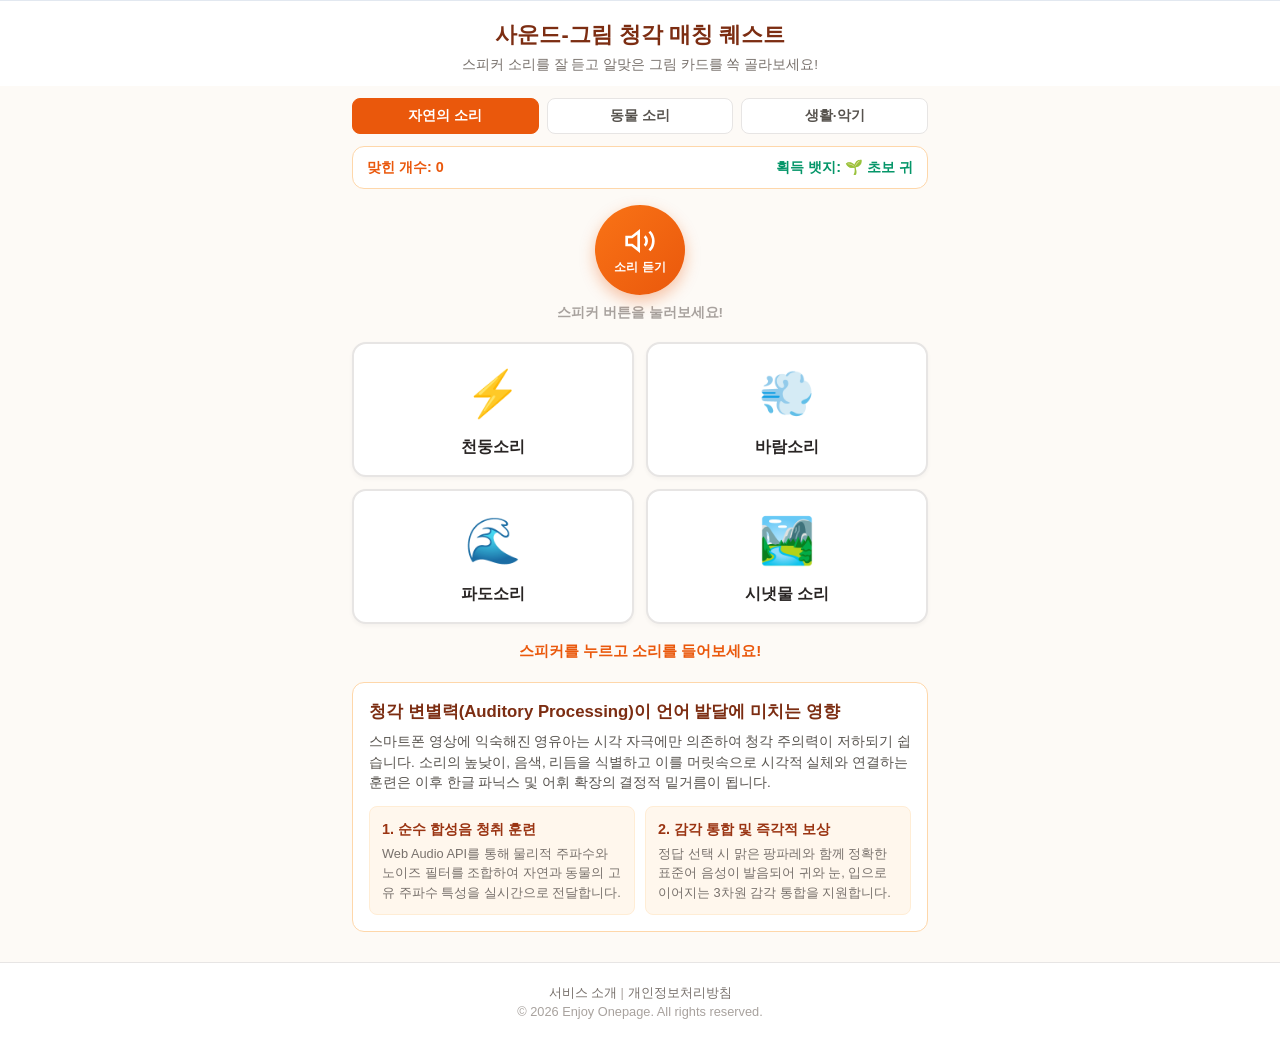
<file: index.html>
<!DOCTYPE html>
<html lang="ko">
<head>
  <meta charset="UTF-8">
  <meta name="robots" content="noindex, follow">
  <meta name="viewport" content="width=device-width, initial-scale=1.0">
  <title>사운드-그림 청각 매칭 퀘스트 - 소리 듣고 그림 맞히기</title>
  <meta name="description" content="자연, 동물, 사물의 생생한 소리를 듣고 알맞은 그림 카드를 맞히며 유아 청각 변별력과 어휘 연상력을 길러주는 감각 통합 웹앱입니다.">
  <meta name="site-status" content="published">
  <link rel="canonical" href="https://sound-match-quest.enjoy-onepage.com/">
  <link rel="manifest" href="manifest.json">
  <link rel="stylesheet" href="style.css">
  <script async src="https://pagead2.googlesyndication.com/pagead/js/adsbygoogle.js?client=ca-pub-1644781424103135" crossorigin="anonymous"></script>
</head>
<body>
  <aside class="ad-top-wrapper" aria-label="광고 영역">
    <div class="ad-top-box">
      <ins class="adsbygoogle"
           style="display:block; max-height:90px;"
           data-ad-client="ca-pub-1644781424103135"
           data-ad-slot="3824727725"
           data-ad-format="horizontal"
           data-full-width-responsive="false"></ins>
      <script>(adsbygoogle = window.adsbygoogle || []).push({});</script>
    </div>
  </aside>

  <header class="app-header">
    <h1 class="app-title">사운드-그림 청각 매칭 퀘스트</h1>
    <p class="app-desc">스피커 소리를 잘 듣고 알맞은 그림 카드를 쏙 골라보세요!</p>
  </header>

  <main class="main-container">
    <div class="pack-tabs">
      <button class="pack-btn active" data-pack="nature">자연의 소리</button>
      <button class="pack-btn" data-pack="animals">동물 소리</button>
      <button class="pack-btn" data-pack="things">생활·악기</button>
    </div>

    <div class="game-hud">
      <div class="score-box">맞힌 개수: <span id="scoreVal">0</span></div>
      <div class="badge-box">획득 뱃지: <span id="badgeIcon">🌱 초보 귀</span></div>
    </div>

    <div class="speaker-stage">
      <button class="speaker-btn" id="speakerBtn" aria-label="소리 다시 듣기">
        <div class="ripple-ring" id="rippleRing"></div>
        <svg class="speaker-icon" viewBox="0 0 24 24" fill="none" stroke="currentColor" stroke-width="2">
          <polygon points="11 5 6 9 2 9 2 15 6 15 11 19 11 5"></polygon>
          <path d="M19.07 4.93a10 10 0 0 1 0 14.14M15.54 8.46a5 5 0 0 1 0 7.07"></path>
        </svg>
        <span class="btn-text">소리 듣기</span>
      </button>
      <p class="speaker-hint" id="speakerHint">스피커를 누르면 소리가 나와요!</p>
    </div>

    <div class="cards-grid" id="cardsGrid">
      <!-- Generated by JS -->
    </div>

    <div class="feedback-msg" id="feedbackMsg">귀를 쫑긋 세우고 소리를 들어보세요!</div>

    <div class="ad-mid-wrapper">
      <ins class="adsbygoogle"
           style="display:block; text-align:center;"
           data-ad-layout="in-article"
           data-ad-format="fluid"
           data-ad-client="ca-pub-1644781424103135"
           data-ad-slot="1186914926"></ins>
      <script>(adsbygoogle = window.adsbygoogle || []).push({});</script>
    </div>

    <section class="edu-guide">
      <h2>청각 변별력(Auditory Processing)이 언어 발달에 미치는 영향</h2>
      <p>스마트폰 영상에 익숙해진 영유아는 시각 자극에만 의존하여 청각 주의력이 저하되기 쉽습니다. 소리의 높낮이, 음색, 리듬을 식별하고 이를 머릿속으로 시각적 실체와 연결하는 훈련은 이후 한글 파닉스 및 어휘 확장의 결정적 밑거름이 됩니다.</p>
      <div class="guide-cards">
        <div class="guide-card">
          <h3>1. 순수 합성음 청취 훈련</h3>
          <p>Web Audio API를 통해 물리적 주파수와 노이즈 필터를 조합하여 자연과 동물의 고유 주파수 특성을 실시간으로 전달합니다.</p>
        </div>
        <div class="guide-card">
          <h3>2. 감각 통합 및 즉각적 보상</h3>
          <p>정답 선택 시 맑은 팡파레와 함께 정확한 표준어 음성이 발음되어 귀와 눈, 입으로 이어지는 3차원 감각 통합을 지원합니다.</p>
        </div>
      </div>
    </section>

    <div class="ad-bottom-wrapper">
      <ins class="adsbygoogle"
           style="display:block"
           data-ad-format="autorelaxed"
           data-ad-client="ca-pub-1644781424103135"
           data-ad-slot="3416334507"></ins>
      <script>(adsbygoogle = window.adsbygoogle || []).push({});</script>
    </div>
  </main>

  <footer class="app-footer">
    <div class="footer-links">
      <a href="about.html">서비스 소개</a> | 
      <a href="privacy.html">개인정보처리방침</a>
    </div>
    <p>&copy; 2026 Enjoy Onepage. All rights reserved.</p>
  </footer>

  <script src="app.js"></script>
</body>
</html>
</file>
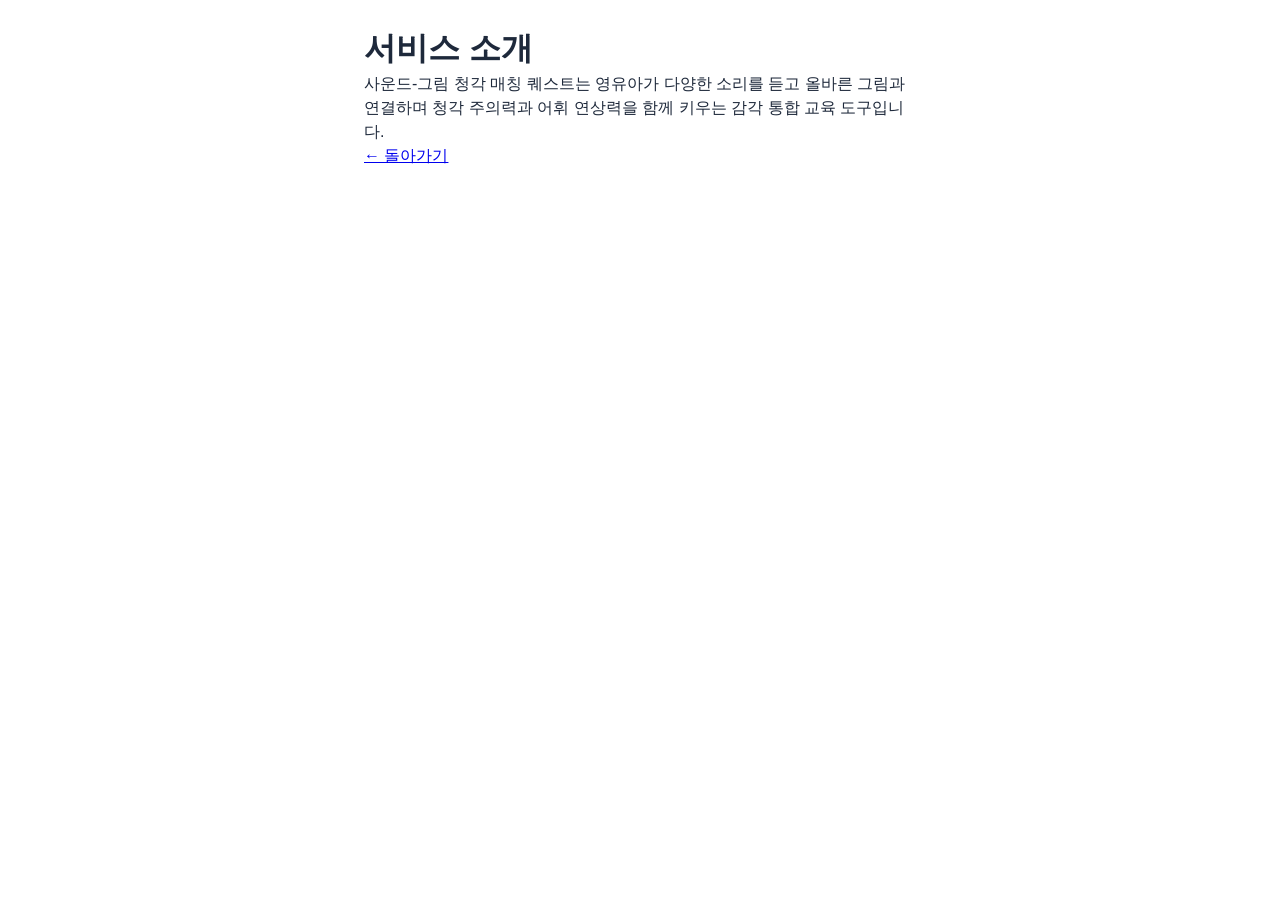
<file: about.html>
<!DOCTYPE html>
<html lang="ko">
<head>
  <meta charset="UTF-8">
  <meta name="robots" content="noindex, follow">
  <meta name="viewport" content="width=device-width, initial-scale=1.0">
  <title>서비스 소개 - 사운드-그림 청각 매칭 퀘스트</title>
  <link rel="stylesheet" href="style.css">
</head>
<body style="padding: 24px; max-width: 600px; margin: 0 auto; background: #fff;">
  <h1>서비스 소개</h1>
  <p>사운드-그림 청각 매칭 퀘스트는 영유아가 다양한 소리를 듣고 올바른 그림과 연결하며 청각 주의력과 어휘 연상력을 함께 키우는 감각 통합 교육 도구입니다.</p>
  <p><a href="index.html">← 돌아가기</a></p>
</body>
</html>
</file>
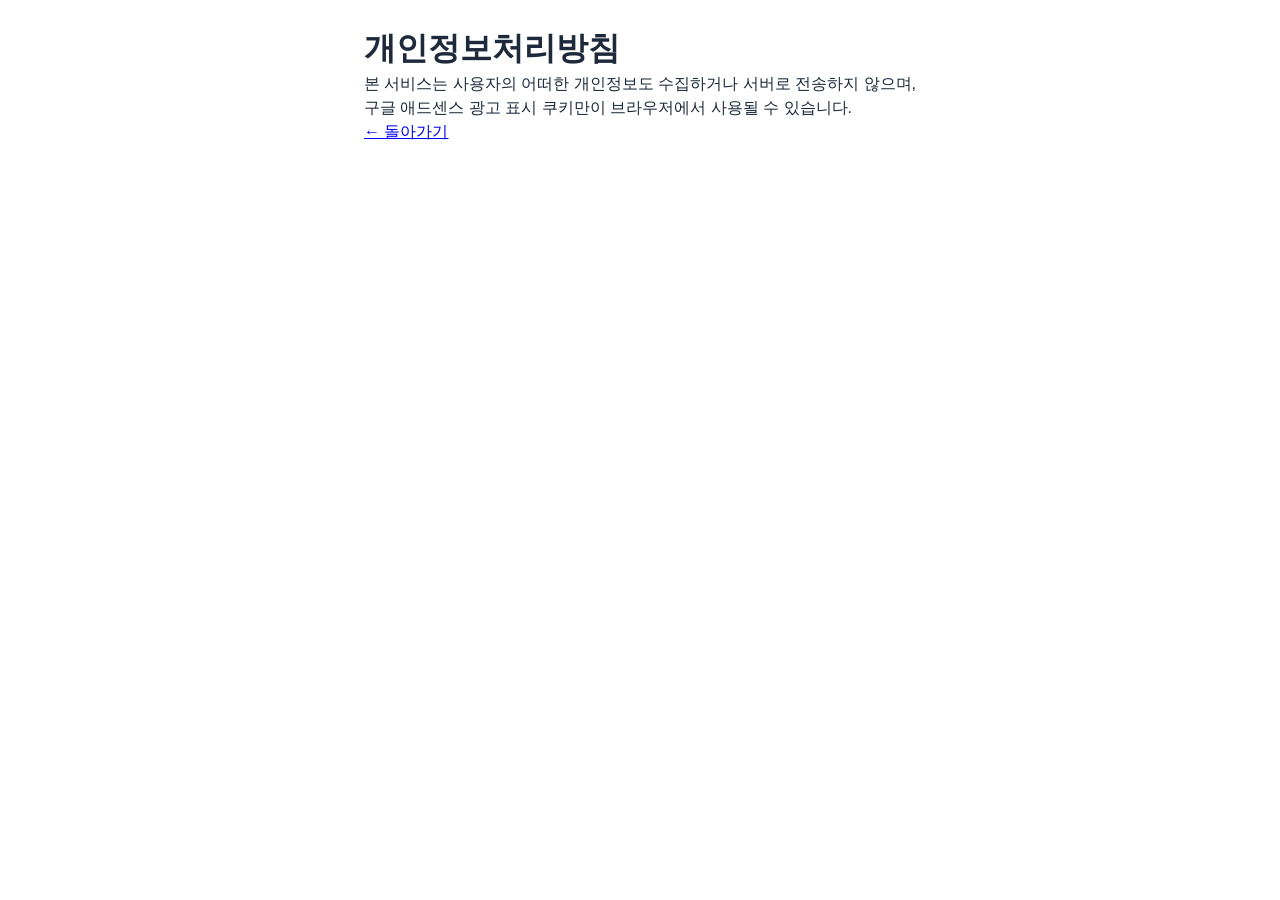
<file: privacy.html>
<!DOCTYPE html>
<html lang="ko">
<head>
  <meta charset="UTF-8">
  <meta name="robots" content="noindex, follow">
  <meta name="viewport" content="width=device-width, initial-scale=1.0">
  <title>개인정보처리방침 - 사운드-그림 청각 매칭 퀘스트</title>
  <link rel="stylesheet" href="style.css">
</head>
<body style="padding: 24px; max-width: 600px; margin: 0 auto; background: #fff;">
  <h1>개인정보처리방침</h1>
  <p>본 서비스는 사용자의 어떠한 개인정보도 수집하거나 서버로 전송하지 않으며, 구글 애드센스 광고 표시 쿠키만이 브라우저에서 사용될 수 있습니다.</p>
  <p><a href="index.html">← 돌아가기</a></p>
</body>
</html>
</file>
<file: style.css>
* {
  box-sizing: border-box;
  margin: 0;
  padding: 0;
}

body {
  font-family: -apple-system, BlinkMacSystemFont, "Segoe UI", Roboto, "Noto Sans KR", sans-serif;
  background-color: #fdfaf6;
  color: #1e293b;
  line-height: 1.5;
  display: flex;
  flex-direction: column;
  min-height: 100vh;
  overflow-x: hidden;
}

.ad-top-wrapper {
  width: 100%;
  max-height: 90px;
  overflow: hidden;
  display: flex;
  justify-content: center;
  background: #f1f5f9;
  border-bottom: 1px solid #e2e8f0;
}

.ad-top-box {
  width: 100%;
  max-width: 1200px;
  max-height: 90px;
  overflow: hidden;
}

.app-header {
  text-align: center;
  padding: 18px 12px 10px;
  background: #ffffff;
}

.app-title {
  font-size: 1.35rem;
  font-weight: 800;
  color: #7c2d12;
  margin-bottom: 4px;
}

.app-desc {
  font-size: 0.85rem;
  color: #78716c;
}

.main-container {
  width: 100%;
  max-width: 600px;
  margin: 0 auto;
  padding: 12px;
  flex: 1;
}

.pack-tabs {
  display: flex;
  gap: 8px;
  margin-bottom: 12px;
}

.pack-btn {
  flex: 1;
  padding: 8px 6px;
  font-size: 0.85rem;
  font-weight: 700;
  border: 1px solid #e7e5e4;
  background: #ffffff;
  border-radius: 8px;
  cursor: pointer;
  color: #57534e;
}

.pack-btn.active {
  background: #ea580c;
  border-color: #ea580c;
  color: #ffffff;
}

.game-hud {
  display: flex;
  justify-content: space-between;
  align-items: center;
  background: #ffffff;
  padding: 10px 14px;
  border-radius: 12px;
  border: 1px solid #fed7aa;
  margin-bottom: 16px;
  font-size: 0.9rem;
  font-weight: 700;
}

.score-box {
  color: #ea580c;
}

.badge-box {
  color: #059669;
}

.speaker-stage {
  display: flex;
  flex-direction: column;
  align-items: center;
  margin-bottom: 18px;
  position: relative;
}

.speaker-btn {
  width: 90px;
  height: 90px;
  border-radius: 50%;
  background: linear-gradient(135deg, #f97316, #ea580c);
  border: none;
  color: #ffffff;
  display: flex;
  flex-direction: column;
  align-items: center;
  justify-content: center;
  cursor: pointer;
  box-shadow: 0 6px 15px rgba(234, 88, 12, 0.35);
  position: relative;
  transition: transform 0.15s;
}

.speaker-btn:active {
  transform: scale(0.95);
}

.speaker-icon {
  width: 32px;
  height: 32px;
}

.btn-text {
  font-size: 0.75rem;
  font-weight: 800;
  margin-top: 2px;
}

.ripple-ring {
  position: absolute;
  width: 100%;
  height: 100%;
  border-radius: 50%;
  border: 3px solid #ea580c;
  opacity: 0;
  pointer-events: none;
}

.ripple-ring.animating {
  animation: rippleEffect 1s ease-out;
}

@keyframes rippleEffect {
  0% { transform: scale(1); opacity: 0.8; }
  100% { transform: scale(1.6); opacity: 0; }
}

.speaker-hint {
  font-size: 0.85rem;
  color: #a8a29e;
  margin-top: 8px;
  font-weight: 600;
}

.cards-grid {
  display: grid;
  grid-template-columns: 1fr 1fr;
  gap: 12px;
  margin-bottom: 16px;
}

.card-item {
  background: #ffffff;
  border: 2px solid #e7e5e4;
  border-radius: 14px;
  padding: 16px 10px;
  display: flex;
  flex-direction: column;
  align-items: center;
  justify-content: center;
  cursor: pointer;
  box-shadow: 0 2px 4px rgba(0,0,0,0.04);
  transition: transform 0.2s, border-color 0.2s;
  min-height: 130px;
  user-select: none;
}

.card-item:hover {
  border-color: #fdba74;
}

.card-emoji {
  font-size: 2.8rem;
  margin-bottom: 8px;
  display: block;
  transition: transform 0.2s;
}

.card-label {
  font-size: 1rem;
  font-weight: 700;
  color: #292524;
}

.card-item.correct {
  border-color: #22c55e;
  background: #f0fdf4;
  animation: bounceCorrect 0.6s ease;
}

.card-item.wrong {
  border-color: #ef4444;
  background: #fef2f2;
  animation: shakeWrong 0.4s ease;
}

@keyframes bounceCorrect {
  0%, 100% { transform: scale(1); }
  50% { transform: scale(1.08); }
}

@keyframes shakeWrong {
  0%, 100% { transform: translateX(0); }
  25% { transform: translateX(-8px); }
  75% { transform: translateX(8px); }
}

.feedback-msg {
  text-align: center;
  font-size: 0.95rem;
  font-weight: 700;
  color: #ea580c;
  min-height: 24px;
  margin-bottom: 16px;
}

.ad-mid-wrapper, .ad-bottom-wrapper {
  margin: 18px 0;
  width: 100%;
  text-align: center;
}

.edu-guide {
  background: #ffffff;
  border: 1px solid #fed7aa;
  border-radius: 12px;
  padding: 16px;
  margin-bottom: 16px;
}

.edu-guide h2 {
  font-size: 1.05rem;
  color: #7c2d12;
  margin-bottom: 8px;
}

.edu-guide p {
  font-size: 0.85rem;
  color: #57534e;
  margin-bottom: 12px;
}

.guide-cards {
  display: grid;
  grid-template-columns: 1fr;
  gap: 10px;
}

@media (min-width: 600px) {
  .guide-cards {
    grid-template-columns: 1fr 1fr;
  }
}

.guide-card {
  background: #fff7ed;
  padding: 12px;
  border-radius: 8px;
  border: 1px solid #ffedd5;
}

.guide-card h3 {
  font-size: 0.9rem;
  color: #9a3412;
  margin-bottom: 4px;
}

.guide-card p {
  font-size: 0.8rem;
  color: #78716c;
  margin-bottom: 0;
}

.app-footer {
  text-align: center;
  padding: 20px 10px;
  font-size: 0.8rem;
  color: #a8a29e;
  border-top: 1px solid #e7e5e4;
  background: #ffffff;
}

.footer-links a {
  color: #78716c;
  text-decoration: none;
}
</file>
